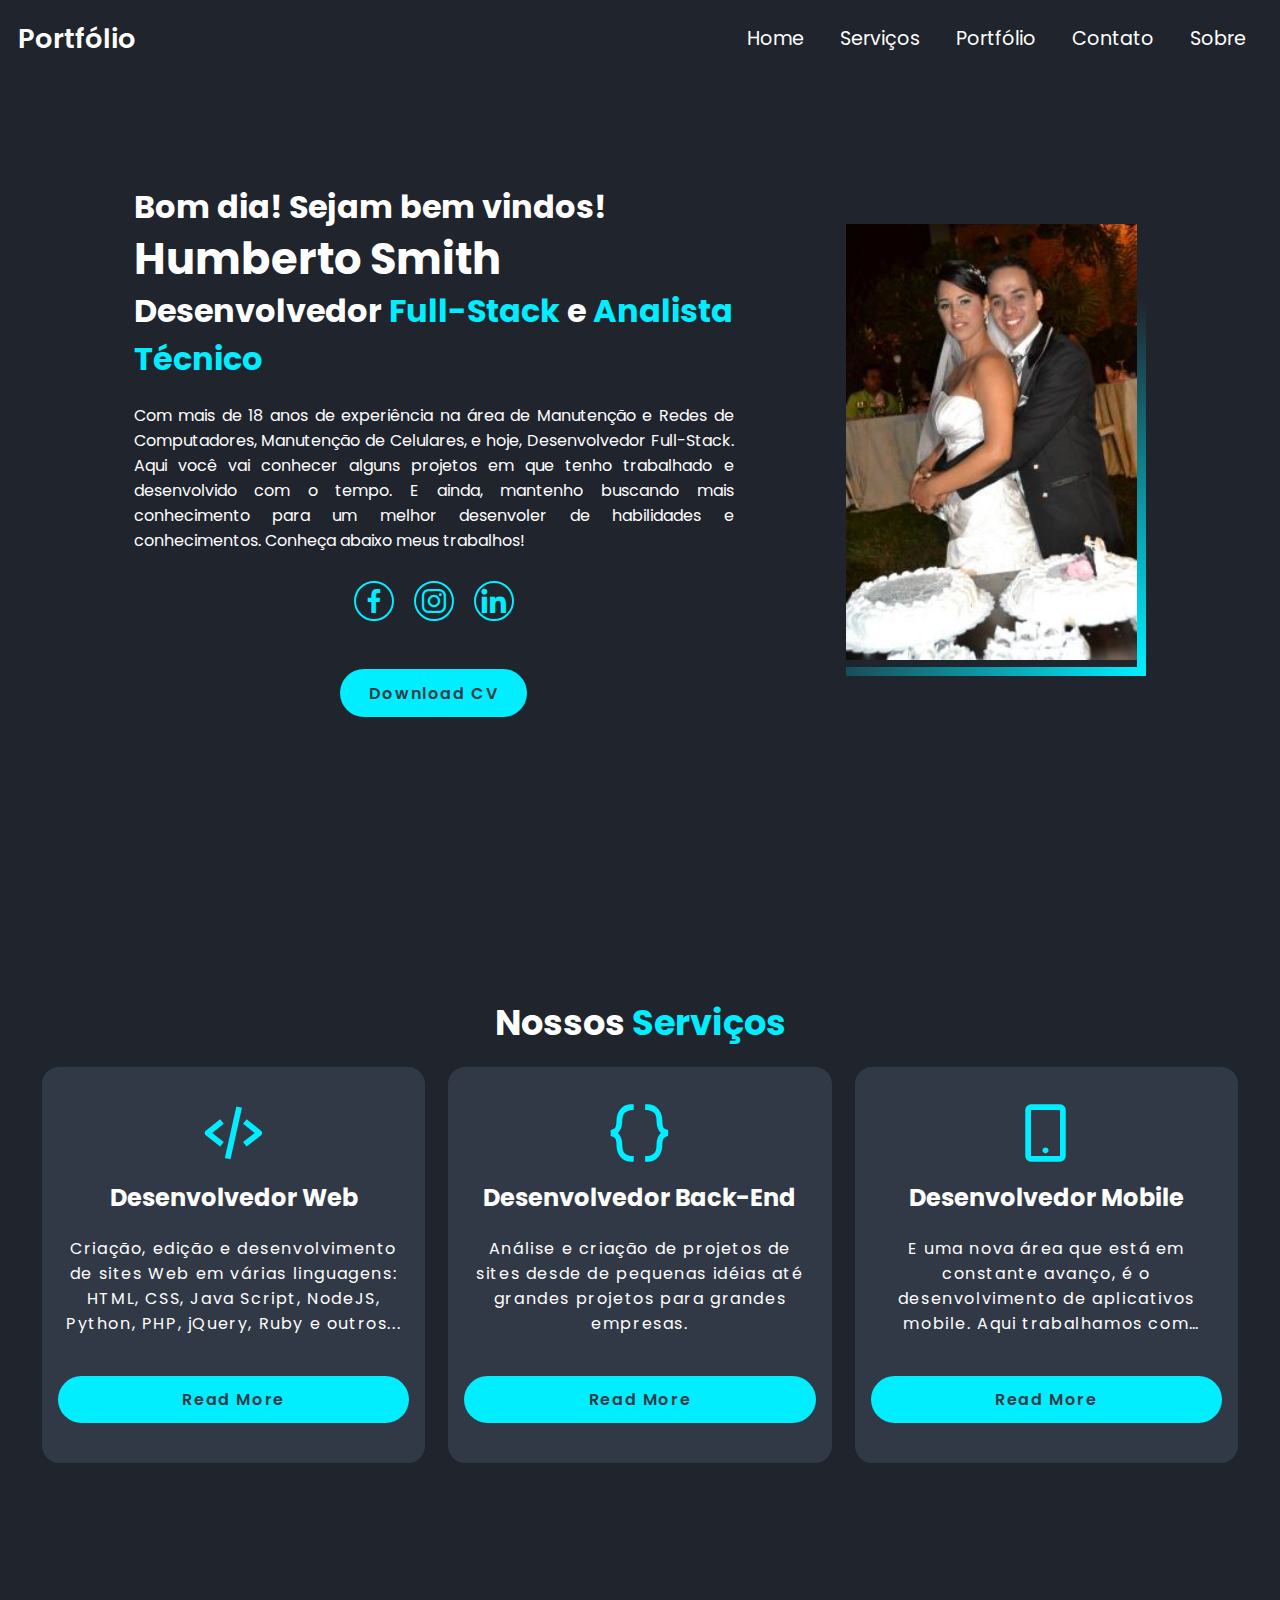
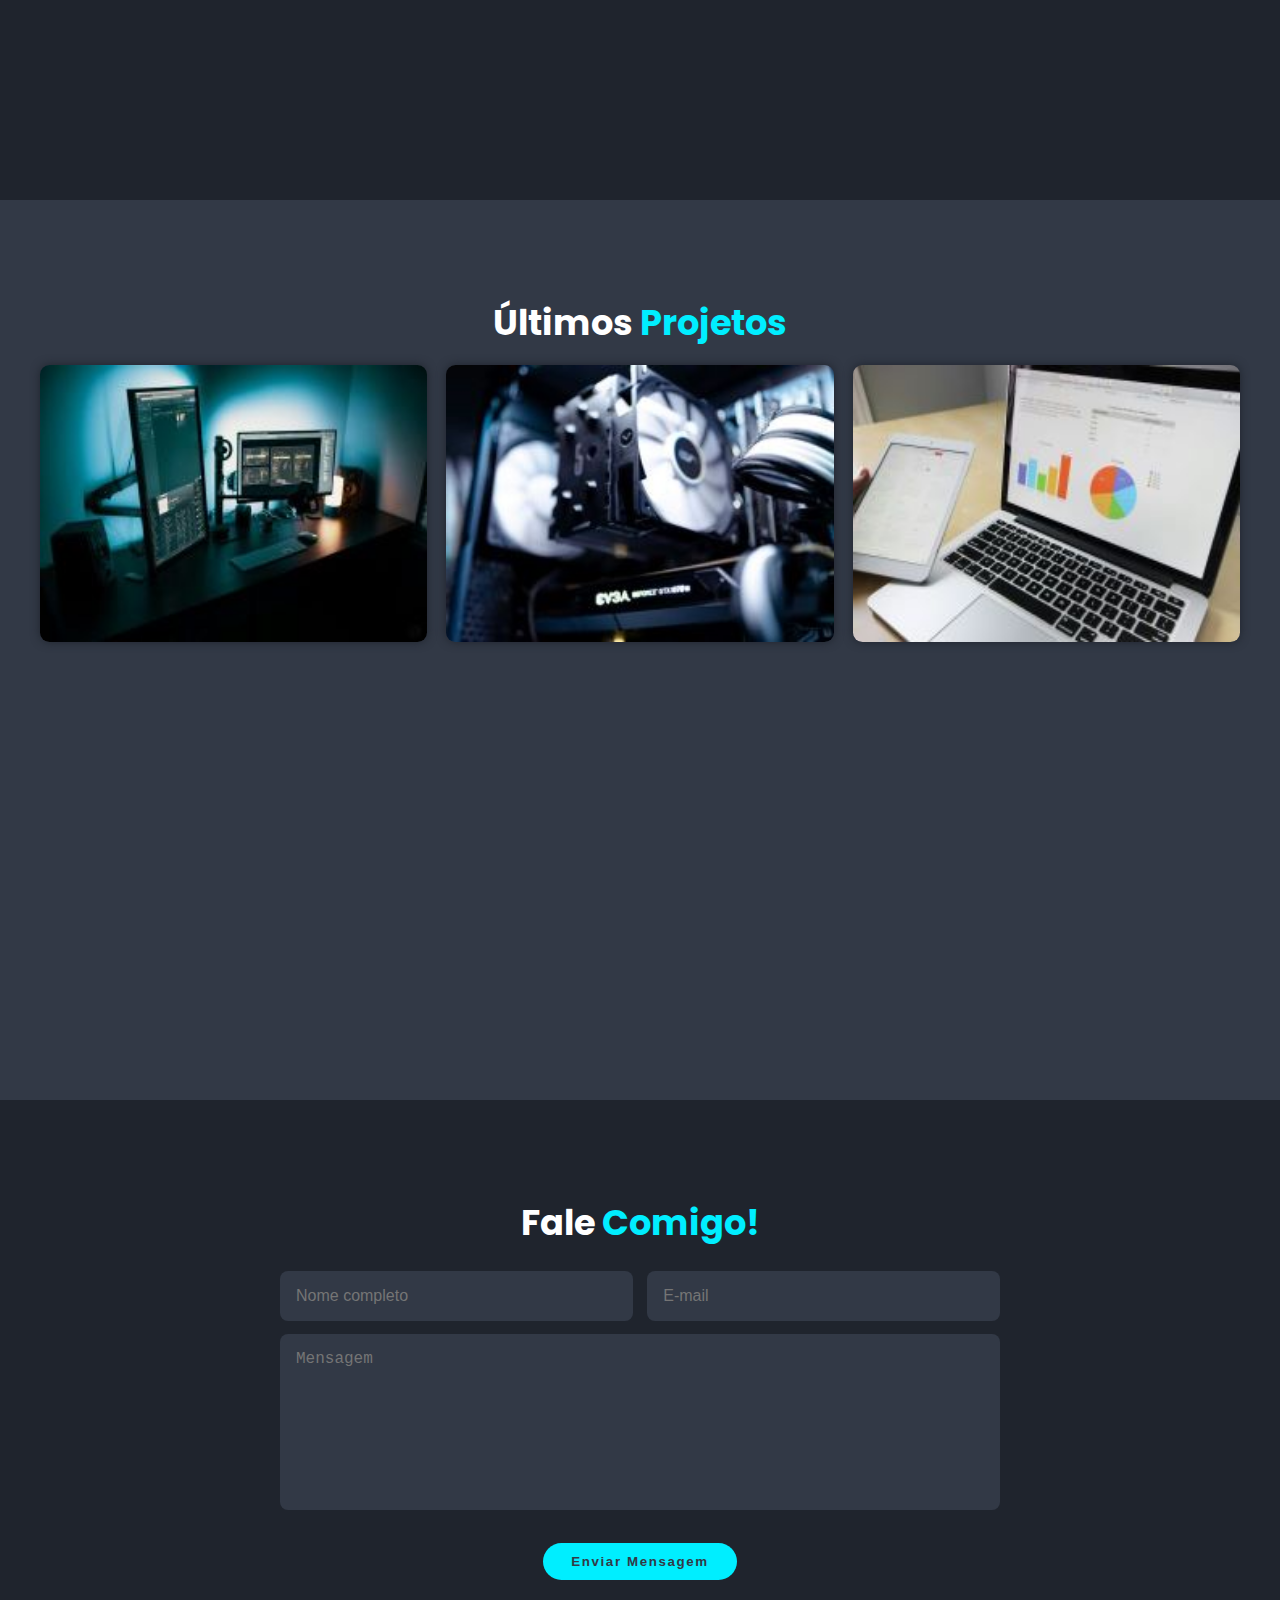
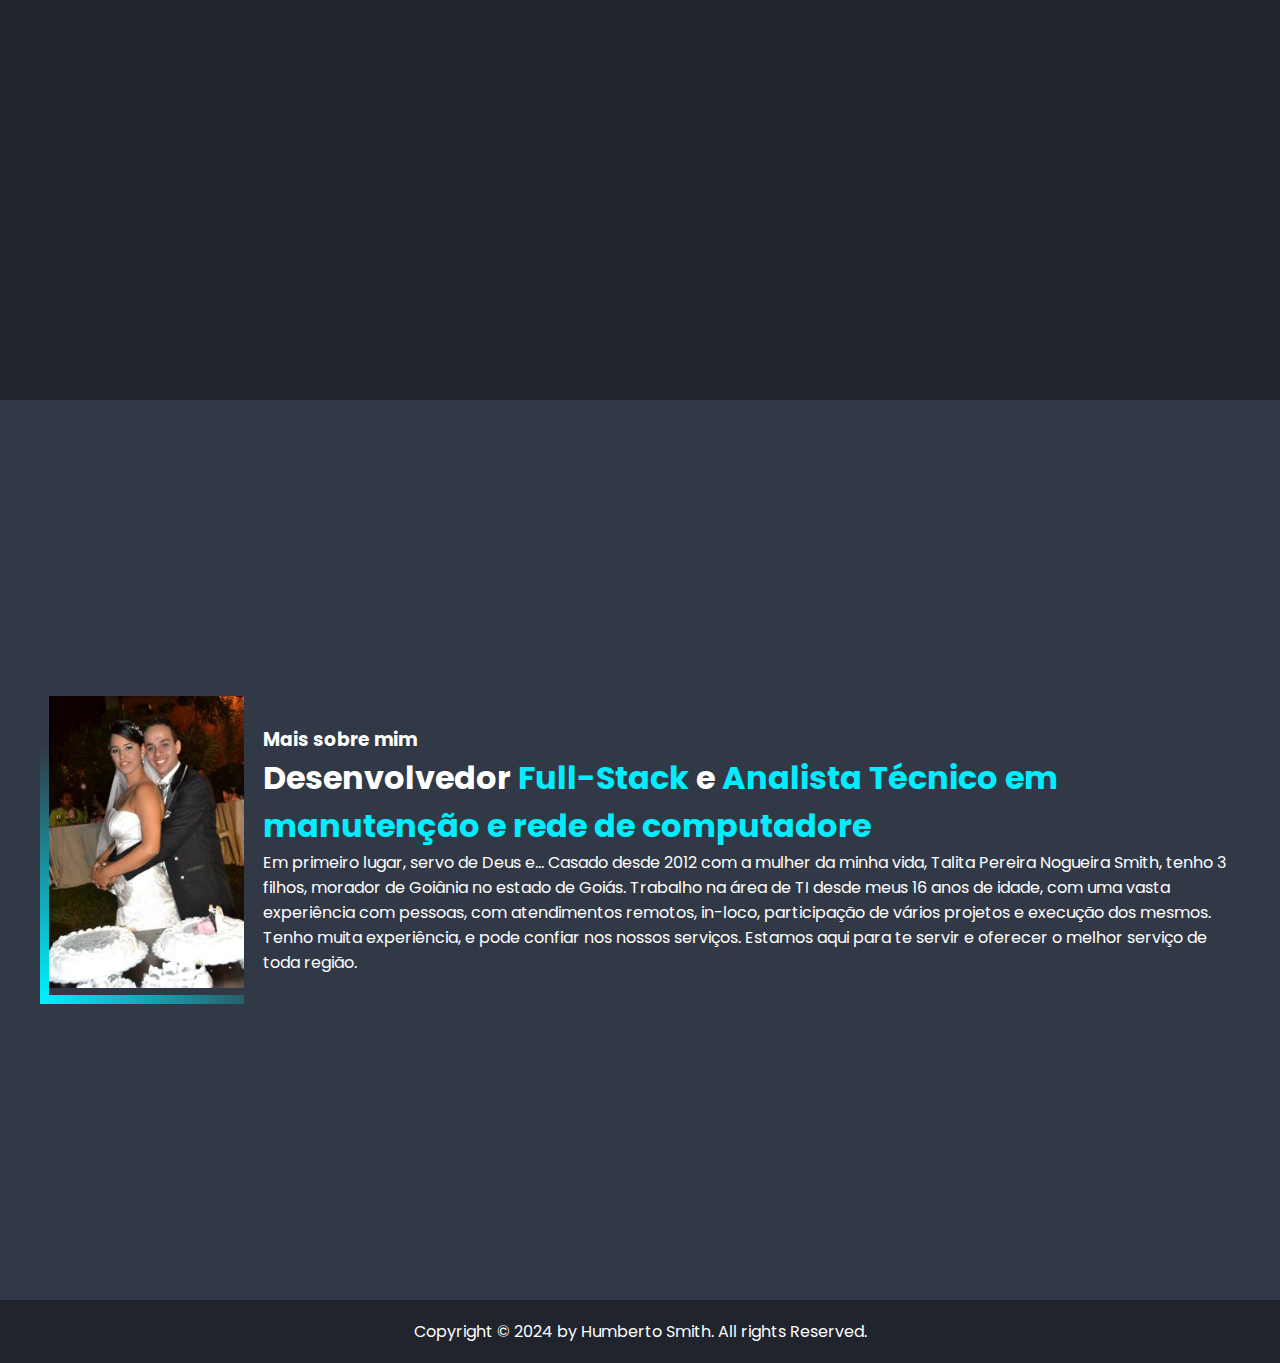
<file: index.html>
<!DOCTYPE html>
<html lang="pt-BR">
<head>
    <meta charset="UTF-8">
    <meta name="viewport" content="width=device-width, initial-scale=1.0">
    <title>Portfólio - Website - PRD</title>
    <link rel="shortcut icon" href="#" type="image/x-icon">
    <!-- Habilitando CSS -->
    <link rel="stylesheet" href="./css/style.css">
    <!-- Box Icons -->
    <link href='https://unpkg.com/boxicons@2.1.4/css/boxicons.min.css' rel='stylesheet'>

</head>

<body>
    <header>
        <a href="#" class="logo">Portfólio</a>

        <div class="nav">
            <a href="#home">Home</a>
            <a href="#services">Serviços</a>
            <a href="#portifolio">Portfólio</a>
            <a href="#contact">Contato</a>
            <a href="#about">Sobre</a>
        </div>

        <div class="nav-responsive">
            <a href="#home">Home</a>
            <a href="#services">Serviços</a>
            <a href="#portifolio">Portfólio</a>
            <a href="#contact">Contato</a>
            <a href="#about">Sobre</a>
        </div>

        <div class="menu-hamburguer">
            <div class="bar1"></div>
            <div class="bar2"></div>
            <div class="bar3"></div>
        </div>
    </header>
    <!-- home section -->
    <section class="home" id="home">
        <div class="home-content">
            <h3>Bom dia! Sejam bem vindos!</h3>
            <h1>Humberto Smith</h1>
            <h3>Desenvolvedor <span>Full-Stack</span> e <span>Analista Técnico</span></h3>

            <p>
                Com mais de 18 anos de experiência na área de Manutenção e Redes de Computadores, Manutenção de Celulares, e hoje,
                Desenvolvedor Full-Stack. Aqui você vai conhecer alguns projetos em que tenho trabalhado e desenvolvido com o tempo.
                E ainda, mantenho buscando mais conhecimento para um melhor desenvoler de habilidades e conhecimentos. Conheça abaixo meus trabalhos!
            </p>

            <div class="social-media">
                <a href="https://www.facebook.com/humbsmith/" target="_blank" rel="noopener noreferrer"><i class='bx bxl-facebook'></i></a>
                <a href="https://www.instagram.com/humbertosmith47/" target="_blank" rel="noopener noreferrer"><i class='bx bxl-instagram'></i></a>
                <a href="https://www.linkedin.com/in/humberto-smith-da-silva-790118228" target="_blank" rel="noopener noreferrer"><i class='bx bxl-linkedin'></i></a>
                <!-- <a href="#"><i class='bx bxl-twitter' ></i></a> -->
            </div>
            <div>
                <a href="./doc/Curriculo Vitae - Humberto Smith.pdf" class="btn" target="_blank" rel="noopener noreferrer">Download CV</a>
            </div>
        </div>
        <div class="home-img">
            <img src="./img/1165.JPG" alt="Profile Picture">
        </div>

    </section>
    <!-- /home section -->

    <!-- service section -->
    <section class="services" id="services">
        <h2>Nossos <span>Serviços</span></h2>
        <div class="services-container">
            <div class="services-box">
                <i class='bx bx-code-alt'></i>
                <h3>Desenvolvedor Web</h3>
                <p>
                    Criação, edição e desenvolvimento de sites Web em várias linguagens: HTML, CSS, Java Script, NodeJS, Python, PHP, jQuery, Ruby e outros... 
                </p>
                <a href="#" class="btn">Read More</a>
            </div>
            <div class="services-box">
                <i class='bx bx-code-curly' ></i>
                <h3>Desenvolvedor Back-End</h3>
                <p>
                    Análise e criação de projetos de sites desde de pequenas idéias até grandes projetos para grandes empresas.
                </p>
                <a href="#" class="btn">Read More</a>
            </div>
            <div class="services-box">
                <i class='bx bx-mobile-alt'></i>
                <h3>Desenvolvedor Mobile</h3>
                <p>
                    E uma nova área que está em constante avanço, é o desenvolvimento de aplicativos mobile.
                    Aqui trabalhamos com várias vertentes, desde simples aplicativos de mensagens, até aplicativos de ERP para sua empresa.
                </p>
                <a href="#" class="btn">Read More</a>
            </div>
        </div>
    </section>
    <!-- /service section -->
     
    <!-- portifolio section -->
     <section class="portifolio" id="portifolio">
        <h2>Últimos <span>Projetos</span></h2>

        <div class="portifolio-container">
            <div class="portifolio-box">
                <img src="./img/2 (1).jpg" alt="Portifolio 1">
                <div class="portifolio-layer">
                    <h4>Desenvolvedor Web</h4>

                    <p>
                        <!-- ... nome das empresas... -->
                    </p>
                    <!-- <a href="#"><i class='bx bx-link-external' ></i></a> -->
                </div>
            </div>
            <div class="portifolio-box">
                <img src="./img/2 (2).jpg" alt="Portifolio 2">
                <div class="portifolio-layer">
                    <h4>Manutenção de computadores e redes de internet</h4>

                    <p>
                        <!-- ... nomes das empresas ... -->
                    </p>
                    <!-- <a href="#"><i class='bx bx-link-external' ></i></a> -->
                </div>
            </div>
            <div class="portifolio-box">
                <img src="./img/2 (3).jpg" alt="Portifolio 3">
                <div class="portifolio-layer">
                    <h4>Aplicativos Mobile</h4>

                    <p>
                        <!-- ... nomes das empresas ... -->
                    </p>
                    <!-- <a href="#"><i class='bx bx-link-external' ></i></a> -->
                </div>
            </div>
            <!-- <div class="portifolio-box">
                <img src="./img/2 (4).jpg" alt="Portifolio 4">
                <div class="portifolio-layer">
                    <h4>Site de empresa exemplo</h4>

                    <p>
                        ... endereço do site ...
                    </p>
                    <a href="#"><i class='bx bx-link-external' ></i></a>
                </div>
            </div>
            <div class="portifolio-box">
                <img src="./img/2 (5).jpg" alt="Portifolio 5">
                <div class="portifolio-layer">
                    <h4>Empresa exemplo</h4>

                    <p>
                        ... video demostrativo da empresa exemplo ...
                    </p>
                    <a href="#"><i class='bx bx-link-external' ></i></a>
                </div>
            </div>
            <div class="portifolio-box">
                <img src="./img/2 (6).jpg" alt="Portifolio 6">
                <div class="portifolio-layer">
                    <h4>Aplicativo Mobile</h4>

                    <p>
                        ... video apresentação do app mobile ...
                    </p>
                    <a href="#"><i class='bx bx-link-external' ></i></a>
                </div>
            </div> -->

        </div>
     </section>
     <!-- /portifolio section -->
    
    <!-- contact section -->
     <section class="contact" id="contact">
        <h2>Fale <span>Comigo!</span></h2>
        <form action="https://formsubmit.co/humbertosmith@hotmail.com" method="POST">
            <div class="input-box">
                <input type="text" name="name" placeholder="Nome completo" required>
                <input type="email" name="email" placeholder="E-mail" required>
            </div>
            <div class="input-box">
                <!-- <input type="number" placeholder="Número de contato"> -->
                <!-- <input type="text" placeholder="Assunto"> -->
            </div>
            <textarea cols="30" name="message" rows="8" placeholder="Mensagem"></textarea>
            <button type="submit" class="btn">Enviar Mensagem</button>
            <!-- <a href="#" class="btn">Enviar mensagem</a> -->
        </form>
     </section>
    <!-- / contact section -->

    <!-- about section -->
     <section class="about" id="about">
        <div class="about-img">
            <img src="./img/1165.JPG" alt="About Me">
        </div>
        <div class="about-container">
            <h3>Mais sobre mim</h3>
            <h1>Desenvolvedor <span>Full-Stack</span> e <span>Analista Técnico em manutenção e rede de computadore</span></h1>
            <p>
                Em primeiro lugar, servo de Deus e... Casado desde 2012 com a mulher da minha vida, Talita Pereira Nogueira Smith, tenho 3 filhos, morador de Goiânia no estado de Goiás. Trabalho na área de TI desde meus 16 anos de idade,
                com uma vasta experiência com pessoas, com atendimentos remotos, in-loco, participação de vários projetos e execução dos mesmos.
                Tenho muita experiência, e pode confiar nos nossos serviços. Estamos aqui para te servir e oferecer o melhor serviço de toda região.
            </p>

            <!-- <a href="#" class="btn">Read More</a> -->
        </div>
     </section>
     <!-- /about section -->
    
     <!-- footer -->
      <footer>
        <p>Copyright &copy; 2024 by Humberto Smith. All rights Reserved.</p>
      </footer>
     <!-- /footer -->
</body>
<script src="./js/script.js"></script>
</html>
</file>
<file: css/style.css>
/* Importando fontes do Google Font */
@import url('https://fonts.googleapis.com/css2?family=Poppins:ital,wght@0,100;0,200;0,300;0,400;0,500;0,600;0,700;0,800;0,900;1,100;1,200;1,300;1,400;1,500;1,600;1,700;1,800;1,900&display=swap');

:root {
    --main-color: #00eeff;
    --text-color: #ffffff;
    --bg-color-01: #1f242d;
    --bg-color-02: #323946;
    --color-00: #0000001a;
    /* Extra */
    --color-01: #999999;
    --color-02: #009539;
    --color-03: #7950f2;
    --color-04: #c00000;
    --color-05: #232323;

}

* {
    margin: 0;
    padding: 0;
    box-sizing: border-box;
    text-decoration: none;
    border: none;
    outline: none;
    scroll-behavior: smooth;
}

html {
    font-family: 'Poppins', sans-serif;
    font-size: 16px;
}

body {
    background-color: var(--bg-color-01);
    color: var(--text-color);
}

header {
    position: fixed;
    top: 0;
    left: 0;
    width: 100%;
    padding: 1.1rem;
    background-color: var(--bg-color-01);
    display: flex;
    justify-content: space-between;
    align-items: center;
    z-index: 100;
    /* border: solid 1px var(--bg-color-03); */
}

.logo {
    font-size: 1.7rem;
    color: var(--text-color);
    font-weight: 600;
    cursor: default;
}

.nav-responsive {
    display: none;
    position: absolute;
    top: 100%;
    left: 0;
    width: 100%;
    padding: 1rem;
    background-color: var(--bg-color-01);
}

.nav a, .nav-responsive a {
    font-size: 1.2rem;
    color: var(--text-color);
    padding: 0.5rem 1rem;
    transition: 0.4s;
    /* border: solid 1px var(--bg-color-02); */
}

.nav a:hover, .nav-responsive a:hover {
    color: var(--main-color);
}

section {
    min-height: 100vh;
    padding: 6rem 6rem 2rem;
    /* border: solid 1px var(--bg-color-02); */
}

span {
    color: var(--main-color);
}

.home, .about {
    display: flex;
    flex-direction: row;
    justify-content: space-evenly;
    align-items: center;
}

.home-img {
    border-right: solid 0.6rem var(--main-color);
    border-bottom: solid 0.6rem var(--main-color);
    border-image: linear-gradient(135deg, transparent 50%, var(--main-color)) 1;
}

.about-img {
    border-left: solid 0.6rem var(--main-color);
    border-bottom: solid 0.6rem var(--main-color);
    border-image: linear-gradient(225deg, transparent 50%, var(--main-color)) 1;
}

.about {
    background-color: var(--bg-color-02);
}

.home-img img, .about-img img {
    width: 100%;
}

.home-content, .about-content {
    width: 45%;
}

.home-content h3, .about-content h3 {
    font-weight: 700;
    font-size: 1.6rem;
}

.home-content h1, .about-content h1 {
    font-weight: 700;
    line-height: 1.3;
}

.home-content p, .about-content p {
    margin-top: 1.2rem;
    text-align: justify;
}

.services h2,
.portifolio h2,
.contact h2 {
    font-size: 2.2rem;
    margin-bottom: 1rem;
    text-align: center;
}

.services-container {
    display: flex;
    flex-direction: row;
    justify-content: space-evenly;
}

.services-container .services-box {
    padding: 2rem 1rem 2.5rem;
    border-radius: 1.2rem;
    text-align: center;
    border: solid 0.15rem var(--bg-color-01);
    background-color: var(--bg-color-02);
    transition: 0.5s ease;
}

.services-box {
    display: flex;
    flex-direction: column;
    justify-content: space-between;
    min-height: 25rem;
    margin-bottom: 1rem;
}

.services-container .services-box:hover {
    border-color: var(--main-color);
    transform: scale(1.02);
}

.services-box i {
    font-size: 4.3rem;
    color: var(--main-color);
}

.services-box h3 {
    font-size: 1.5rem;
}

.services-box p {
    margin: 0.5rem;
    letter-spacing: 0.1rem;
    /* N Lines ... */
    display: -webkit-box;
    -webkit-line-clamp: 4;
    -webkit-box-orient: vertical;
    overflow: hidden;
    text-overflow: ellipsis;
}

.portifolio {
    background-color: var(--bg-color-02);
}

.portifolio-container {
    display: grid;
    gap: 1.2rem;
}

.portifolio-box {
    position: relative;
    border-radius: 0.6rem;
    box-shadow: 0 0 0.6rem var(--bg-color-01);
    overflow: hidden;
    display: flex;
}

.portifolio-box img {
    width: 100%;
    transition: 0.5s ease;
}

.portifolio-box img:hover {
    transform: scale(1.1);
}

.portifolio-box .portifolio-layer {
    position: absolute;
    bottom: 0;
    left: 0;
    width: 100%;
    height: 100%;
    background: linear-gradient(transparent, var(--main-color));
    display: flex;
    flex-direction: column;
    justify-content: center;
    align-items: center;
    text-align: center;
    padding: 0 4rem;
    transform: translateY(30rem);
    transition: 0.5s ease;
}

.portifolio-box:hover .portifolio-layer {
    transform: translateY(0);
}

.portifolio-layer h4 {
    font-size: 1.8rem;
}

.portifolio-layer p {
    margin: 0.2rem 0 0.5rem;
}

.portifolio-layer a {
    display: inline-flex;
    justify-content: center;
    align-items: center;
    width: 3rem;
    height: 3rem;
    background: var(--text-color);
    border-radius: 50%;
}

.portifolio-layer a i {
    font-size: 1.2rem;
    color: var(--bg-color-02);
}

form {
    max-width: 45rem;
    margin: 0.6rem auto;
    text-align: center;
    margin-bottom: 2rem;

}

form .input-box {
    display: flex;
    justify-content: space-between;
    flex-wrap: wrap;
}

form .input-box input,
form textarea {
    width: 100%;
    padding: 1rem;
    font-size: 1rem;
    color: var(--text-color);
    background-color: var(--bg-color-02);
    border-radius: 0.5rem;
    margin: 0.4rem 0;
}

form textarea {
    resize: none;
}

footer {
    display: flex;
    flex-direction: row;
    justify-content: center;
    align-items: center;
    padding: 1.2rem;
    background-color: var(--bg-color-01);
}

.social-media img {
    width: 3.5rem;
}

.social-media a {
    display: inline-flex;
    justify-content: center;
    align-items: center;
    width: 2.5rem;
    height: 2.5rem;
    background: transparent;
    border: solid 0.15rem var(--main-color);
    border-radius: 50%;
    font-size: 2rem;
    color: var(--main-color);
    margin: 1.8rem 0.5rem;
    transition: 0.5s ease;
}

.social-media a:hover {
    background-color: var(--main-color);
    color: var(--bg-color-02);
    box-shadow: 0 0 0.3rem var(--main-color);
}

.btn {
    display: inline-block;
    padding: 0.7rem 1.8rem;
    background-color: var(--main-color);
    border-radius: 2rem;
    color: var(--bg-color-02);
    font-weight: 600;
    letter-spacing: 0.1rem;
    transition: 0.3s ease;
    margin-top: 1.2rem;
}

.btn:hover {
    box-shadow: 0 0 0.3rem var(--main-color);
    background-color: inherit;
    color: var(--main-color);
    cursor: pointer;
}

/* ===== menu hamburguer === */

.menu-hamburguer {
    display: none; /*não ira aparecer*/
    cursor: pointer;
}

.bar1, .bar2, .bar3 {
    width: 2rem;
    height: 0.3rem;
    background-color: var(--text-color);
    margin: 0.4rem 0;
    transition: 0.3s ease;
}

.change .bar1 {
    transform: translate(0, 0.65rem) rotate(-45deg);
}

.change .bar2 {
    opacity: 0; /*tornar invisivel*/
}

.change .bar3 {
    transform: translate(0, -0.65rem) rotate(45deg);
}

/* ===== /menu hamburguer === */

/* ===== media queries ===== */
/*  Extra Small (XS): Smartphone (portrait) */
@media (min-width: 0px) {
    .menu-hamburguer {
        display:block;
    }

    .nav {
        display: none;        
    }

    .nav-responsive a {
        display: block;
        font-size: 1.2rem;
        margin: 0.5rem 0;
    }

    section {
        padding: 6rem 2.5rem;
    }

    .home, .about {
        flex-direction: column;
        gap: 1.2rem;
    }

    .home-img, .about-img {
        width: 80%;
        max-width: 80%;
    }

    .home-content, .about-content {
        width: 100%;
    }

    .home-content div {
        text-align: center;
    }

    .home-content h1, .about-content h1 {
        font-size: 2.2rem;
        font-weight: 700;
        line-height: 1.3;
    }

    .services-container {
        flex-direction: column;
        align-items: center;
    }

    .services-box {
        width: 100%;
    }

    /* header {
        background-color: var(--color-04);
    } */
}

/*  Small (sm): Smartphone (landscape) */
@media  (min-width: 576px) {
    .home-img, .about-img {
        width: 65%;
        max-width: 65%;
    }

    .services-box {
        width: 70%;
    }

    /* header {
        background-color: var(--main-color);
    } */
    
}

/*  Medium (md): Tablet */
@media  (min-width: 768px) {
    .menu-hamburguer{
        display: none;
    }   

    .nav {
        display: block;
    }

    .nav-responsive, .nav-responsive a {
        display: none;
    }

    .home, .about {
        flex-direction: row;
        justify-content: space-evenly;
    }

    .home-img, .about-img {
        max-width: 35%;
    }

    .home-content, .about-content {
        width: 50%;
    }

    .services-box {
        width: 60%;
        margin-bottom: 2rem;
    }

    .portifolio-container {
        grid-template-columns: auto auto;
    }

    /* .services-container {
        flex-direction: column;
        align-items: center;
    } */

    form .input-box input {
        width: 49%;
    }

    /* header {
        background-color: var(--color-03);
    } */
    
}

/*  Large (lg): Laptop */
@media  (min-width: 992px) {
    .home-img, .about-img {
        max-width: 35%;
    }

    .services-container {
        flex-direction: row;
        gap: 1.2rem;
    }

    /* header {
        background-color: var(--color-02);
    } */
    
}

/*  Extra Large (xxl): Desktop */
@media  (min-width: 1200px) {
    .home-img, .about-img {
        max-width: 25%;
    }

    .home-content h1 {
        font-size: 2.7rem;
    }

    .home-content h3 {
        font-size: 2rem;
    }

    .portifolio-container {
        grid-template-columns: auto auto auto;
    }
    
    /* header {
        background-color: var(--color-04);
    } */
}
/* ===== /media queries ===== */
</file>
